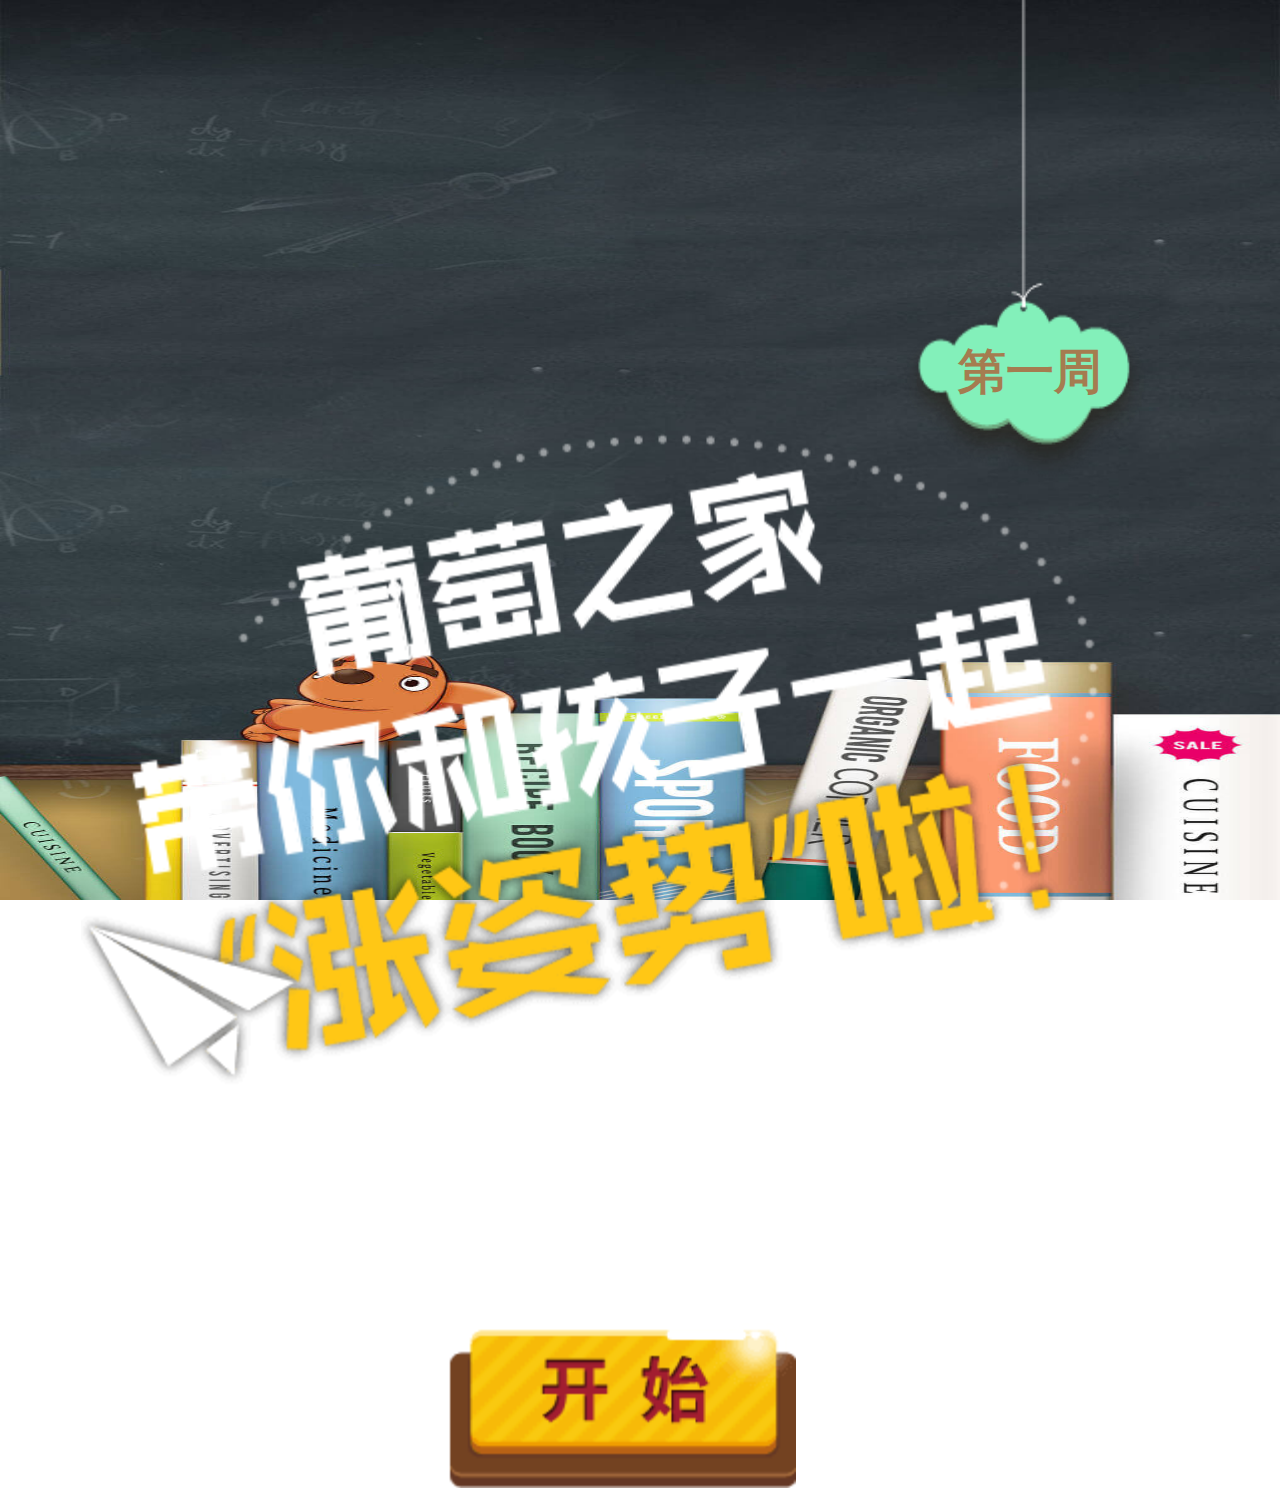
<file: happyfri/index.html>
<!DOCTYPE html>
<html>
  <head>
    <meta charset="utf-8">
    <meta name="viewport" content="width=device-width, initial-scale=1.0, maximum-scale=1.0, minimum-scale=1.0, user-scalable=no, minimal-ui">
    <meta name="screen-orientation" content="portrait"/>
    <meta name="apple-mobile-web-app-capable" content="yes">
    <meta name="format-detection" content="telephone=no">
    <meta name="full-screen" content="yes">
    <meta name="x5-fullscreen" content="true">
    <title>vue2-happyfri</title>
  <link href="/happyfri/static/css/app.css" rel="stylesheet"></head>
  <body>
    <div id="app">
    	<router-view></router-view>
    </div>
  <script type="text/javascript" src="/happyfri/static/js/manifest.js"></script><script type="text/javascript" src="/happyfri/static/js/vendor.js"></script><script type="text/javascript" src="/happyfri/static/js/app.js"></script></body>
</html>
</file>
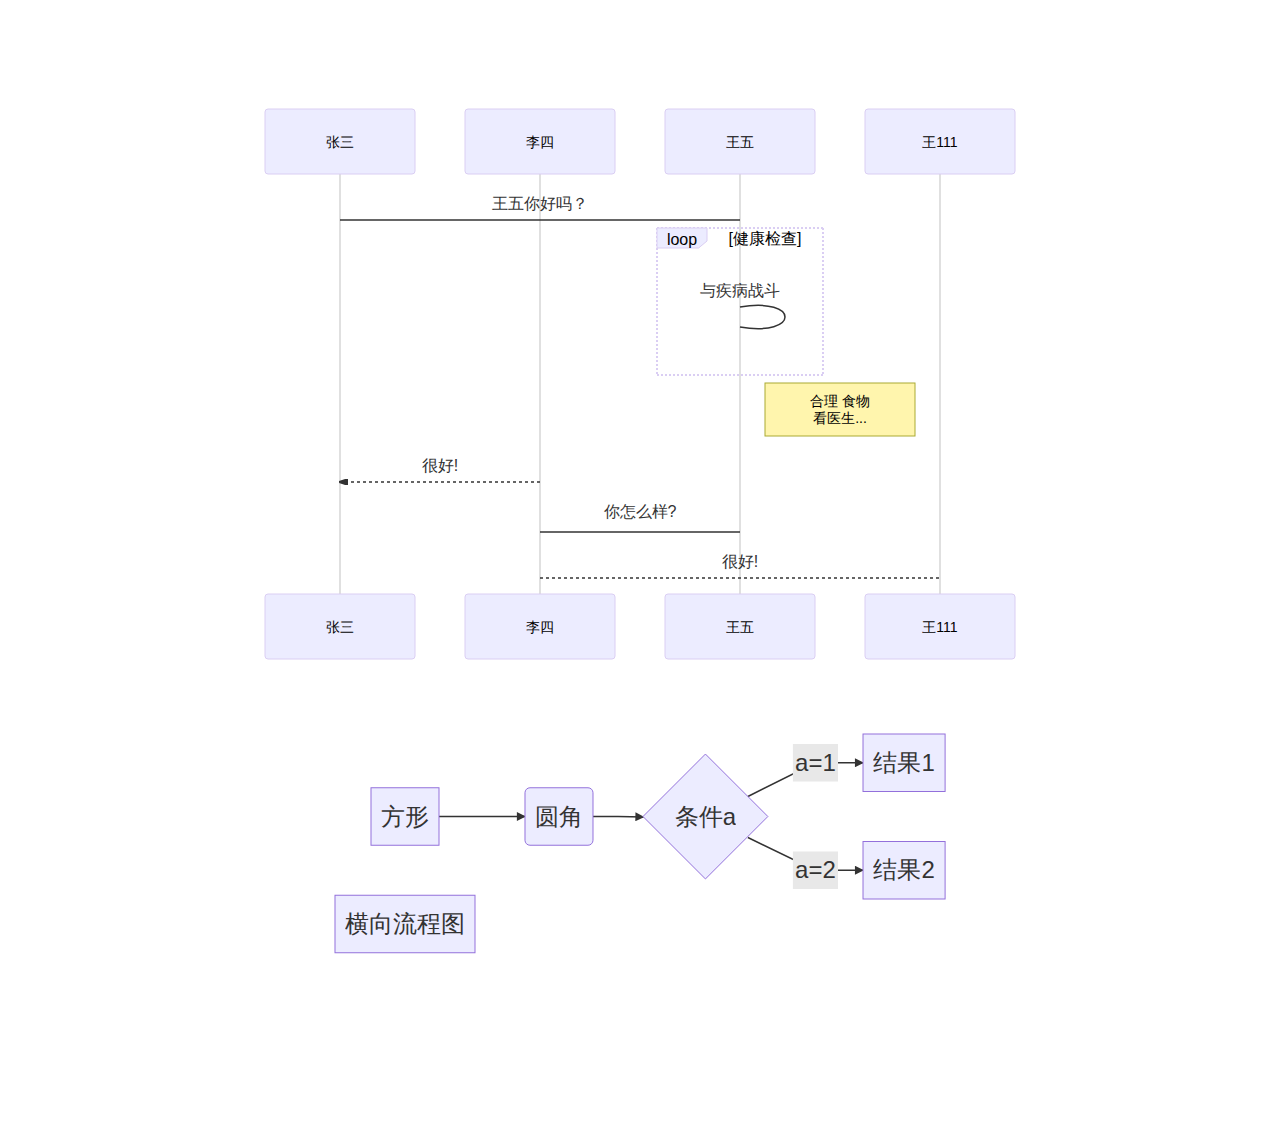
<file: docs/01/mermain.html>
<!doctype html>
<html>
<head>
<meta charset='UTF-8'><meta name='viewport' content='width=device-width initial-scale=1'>

<link href='https://fonts.loli.net/css?family=Open+Sans:400italic,700italic,700,400&subset=latin,latin-ext' rel='stylesheet' type='text/css' /><style type='text/css'>html {overflow-x: initial !important;}:root { --mermaid-theme: default; --mermaid-sequence-numbers: off; --mermaid-flowchart-curve: linear; --mermaid--gantt-left-padding: 75; --sequence-theme: simple; }


:root { --bg-color:#ffffff; --text-color:#333333; --select-text-bg-color:#B5D6FC; --select-text-font-color:auto; --monospace:"Lucida Console",Consolas,"Courier",monospace; --title-bar-height:20px; }
.mac-os-11 { --title-bar-height:28px; }
html { font-size: 14px; background-color: var(--bg-color); color: var(--text-color); font-family: "Helvetica Neue", Helvetica, Arial, sans-serif; -webkit-font-smoothing: antialiased; }
body { margin: 0px; padding: 0px; height: auto; bottom: 0px; top: 0px; left: 0px; right: 0px; font-size: 1rem; line-height: 1.42857; overflow-x: hidden; background: inherit; tab-size: 4; }
iframe { margin: auto; }
a.url { word-break: break-all; }
a:active, a:hover { outline: 0px; }
.in-text-selection, ::selection { text-shadow: none; background: var(--select-text-bg-color); color: var(--select-text-font-color); }
#write { margin: 0px auto; height: auto; width: inherit; word-break: normal; overflow-wrap: break-word; position: relative; white-space: normal; overflow-x: visible; padding-top: 36px; }
#write.first-line-indent p { text-indent: 2em; }
#write.first-line-indent li p, #write.first-line-indent p * { text-indent: 0px; }
#write.first-line-indent li { margin-left: 2em; }
.for-image #write { padding-left: 8px; padding-right: 8px; }
body.typora-export { padding-left: 30px; padding-right: 30px; }
.typora-export .footnote-line, .typora-export li, .typora-export p { white-space: pre-wrap; }
.typora-export .task-list-item input { pointer-events: none; }
@media screen and (max-width: 500px) {
  body.typora-export { padding-left: 0px; padding-right: 0px; }
  #write { padding-left: 20px; padding-right: 20px; }
  .CodeMirror-sizer { margin-left: 0px !important; }
  .CodeMirror-gutters { display: none !important; }
}
#write li > figure:last-child { margin-bottom: 0.5rem; }
#write ol, #write ul { position: relative; }
img { max-width: 100%; vertical-align: middle; image-orientation: from-image; }
button, input, select, textarea { color: inherit; font: inherit; }
input[type="checkbox"], input[type="radio"] { line-height: normal; padding: 0px; }
*, ::after, ::before { box-sizing: border-box; }
#write h1, #write h2, #write h3, #write h4, #write h5, #write h6, #write p, #write pre { width: inherit; }
#write h1, #write h2, #write h3, #write h4, #write h5, #write h6, #write p { position: relative; }
p { line-height: inherit; }
h1, h2, h3, h4, h5, h6 { break-after: avoid-page; break-inside: avoid; orphans: 4; }
p { orphans: 4; }
h1 { font-size: 2rem; }
h2 { font-size: 1.8rem; }
h3 { font-size: 1.6rem; }
h4 { font-size: 1.4rem; }
h5 { font-size: 1.2rem; }
h6 { font-size: 1rem; }
.md-math-block, .md-rawblock, h1, h2, h3, h4, h5, h6, p { margin-top: 1rem; margin-bottom: 1rem; }
.hidden { display: none; }
.md-blockmeta { color: rgb(204, 204, 204); font-weight: 700; font-style: italic; }
a { cursor: pointer; }
sup.md-footnote { padding: 2px 4px; background-color: rgba(238, 238, 238, 0.7); color: rgb(85, 85, 85); border-radius: 4px; cursor: pointer; }
sup.md-footnote a, sup.md-footnote a:hover { color: inherit; text-transform: inherit; text-decoration: inherit; }
#write input[type="checkbox"] { cursor: pointer; width: inherit; height: inherit; }
figure { overflow-x: auto; margin: 1.2em 0px; max-width: calc(100% + 16px); padding: 0px; }
figure > table { margin: 0px; }
tr { break-inside: avoid; break-after: auto; }
thead { display: table-header-group; }
table { border-collapse: collapse; border-spacing: 0px; width: 100%; overflow: auto; break-inside: auto; text-align: left; }
table.md-table td { min-width: 32px; }
.CodeMirror-gutters { border-right: 0px; background-color: inherit; }
.CodeMirror-linenumber { user-select: none; }
.CodeMirror { text-align: left; }
.CodeMirror-placeholder { opacity: 0.3; }
.CodeMirror pre { padding: 0px 4px; }
.CodeMirror-lines { padding: 0px; }
div.hr:focus { cursor: none; }
#write pre { white-space: pre-wrap; }
#write.fences-no-line-wrapping pre { white-space: pre; }
#write pre.ty-contain-cm { white-space: normal; }
.CodeMirror-gutters { margin-right: 4px; }
.md-fences { font-size: 0.9rem; display: block; break-inside: avoid; text-align: left; overflow: visible; white-space: pre; background: inherit; position: relative !important; }
.md-fences-adv-panel { width: 100%; margin-top: 10px; text-align: center; padding-top: 0px; padding-bottom: 8px; overflow-x: auto; }
#write .md-fences.mock-cm { white-space: pre-wrap; }
.md-fences.md-fences-with-lineno { padding-left: 0px; }
#write.fences-no-line-wrapping .md-fences.mock-cm { white-space: pre; overflow-x: auto; }
.md-fences.mock-cm.md-fences-with-lineno { padding-left: 8px; }
.CodeMirror-line, twitterwidget { break-inside: avoid; }
.footnotes { opacity: 0.8; font-size: 0.9rem; margin-top: 1em; margin-bottom: 1em; }
.footnotes + .footnotes { margin-top: 0px; }
.md-reset { margin: 0px; padding: 0px; border: 0px; outline: 0px; vertical-align: top; background: 0px 0px; text-decoration: none; text-shadow: none; float: none; position: static; width: auto; height: auto; white-space: nowrap; cursor: inherit; -webkit-tap-highlight-color: transparent; line-height: normal; font-weight: 400; text-align: left; box-sizing: content-box; direction: ltr; }
li div { padding-top: 0px; }
blockquote { margin: 1rem 0px; }
li .mathjax-block, li p { margin: 0.5rem 0px; }
li blockquote { margin: 1rem 0px; }
li { margin: 0px; position: relative; }
blockquote > :last-child { margin-bottom: 0px; }
blockquote > :first-child, li > :first-child { margin-top: 0px; }
.footnotes-area { color: rgb(136, 136, 136); margin-top: 0.714rem; padding-bottom: 0.143rem; white-space: normal; }
#write .footnote-line { white-space: pre-wrap; }
@media print {
  body, html { border: 1px solid transparent; height: 99%; break-after: avoid; break-before: avoid; font-variant-ligatures: no-common-ligatures; }
  #write { margin-top: 0px; padding-top: 0px; border-color: transparent !important; }
  .typora-export * { -webkit-print-color-adjust: exact; }
  .typora-export #write { break-after: avoid; }
  .typora-export #write::after { height: 0px; }
  .is-mac table { break-inside: avoid; }
  .typora-export-show-outline .typora-export-sidebar { display: none; }
}
.footnote-line { margin-top: 0.714em; font-size: 0.7em; }
a img, img a { cursor: pointer; }
pre.md-meta-block { font-size: 0.8rem; min-height: 0.8rem; white-space: pre-wrap; background: rgb(204, 204, 204); display: block; overflow-x: hidden; }
p > .md-image:only-child:not(.md-img-error) img, p > img:only-child { display: block; margin: auto; }
#write.first-line-indent p > .md-image:only-child:not(.md-img-error) img { left: -2em; position: relative; }
p > .md-image:only-child { display: inline-block; width: 100%; }
#write .MathJax_Display { margin: 0.8em 0px 0px; }
.md-math-block { width: 100%; }
.md-math-block:not(:empty)::after { display: none; }
.MathJax_ref { fill: currentcolor; }
[contenteditable="true"]:active, [contenteditable="true"]:focus, [contenteditable="false"]:active, [contenteditable="false"]:focus { outline: 0px; box-shadow: none; }
.md-task-list-item { position: relative; list-style-type: none; }
.task-list-item.md-task-list-item { padding-left: 0px; }
.md-task-list-item > input { position: absolute; top: 0px; left: 0px; margin-left: -1.2em; margin-top: calc(1em - 10px); border: none; }
.math { font-size: 1rem; }
.md-toc { min-height: 3.58rem; position: relative; font-size: 0.9rem; border-radius: 10px; }
.md-toc-content { position: relative; margin-left: 0px; }
.md-toc-content::after, .md-toc::after { display: none; }
.md-toc-item { display: block; color: rgb(65, 131, 196); }
.md-toc-item a { text-decoration: none; }
.md-toc-inner:hover { text-decoration: underline; }
.md-toc-inner { display: inline-block; cursor: pointer; }
.md-toc-h1 .md-toc-inner { margin-left: 0px; font-weight: 700; }
.md-toc-h2 .md-toc-inner { margin-left: 2em; }
.md-toc-h3 .md-toc-inner { margin-left: 4em; }
.md-toc-h4 .md-toc-inner { margin-left: 6em; }
.md-toc-h5 .md-toc-inner { margin-left: 8em; }
.md-toc-h6 .md-toc-inner { margin-left: 10em; }
@media screen and (max-width: 48em) {
  .md-toc-h3 .md-toc-inner { margin-left: 3.5em; }
  .md-toc-h4 .md-toc-inner { margin-left: 5em; }
  .md-toc-h5 .md-toc-inner { margin-left: 6.5em; }
  .md-toc-h6 .md-toc-inner { margin-left: 8em; }
}
a.md-toc-inner { font-size: inherit; font-style: inherit; font-weight: inherit; line-height: inherit; }
.footnote-line a:not(.reversefootnote) { color: inherit; }
.md-attr { display: none; }
.md-fn-count::after { content: "."; }
code, pre, samp, tt { font-family: var(--monospace); }
kbd { margin: 0px 0.1em; padding: 0.1em 0.6em; font-size: 0.8em; color: rgb(36, 39, 41); background: rgb(255, 255, 255); border: 1px solid rgb(173, 179, 185); border-radius: 3px; box-shadow: rgba(12, 13, 14, 0.2) 0px 1px 0px, rgb(255, 255, 255) 0px 0px 0px 2px inset; white-space: nowrap; vertical-align: middle; }
.md-comment { color: rgb(162, 127, 3); opacity: 0.8; font-family: var(--monospace); }
code { text-align: left; vertical-align: initial; }
a.md-print-anchor { white-space: pre !important; border-width: initial !important; border-style: none !important; border-color: initial !important; display: inline-block !important; position: absolute !important; width: 1px !important; right: 0px !important; outline: 0px !important; background: 0px 0px !important; text-decoration: initial !important; text-shadow: initial !important; }
.md-inline-math .MathJax_SVG .noError { display: none !important; }
.html-for-mac .inline-math-svg .MathJax_SVG { vertical-align: 0.2px; }
.md-fences-math .MathJax_SVG_Display, .md-math-block .MathJax_SVG_Display { text-align: center; margin: 0px; position: relative; text-indent: 0px; max-width: none; max-height: none; min-height: 0px; min-width: 100%; width: auto; overflow-y: visible; display: block !important; }
.MathJax_SVG_Display, .md-inline-math .MathJax_SVG_Display { width: auto; margin: inherit; display: inline-block !important; }
.MathJax_SVG .MJX-monospace { font-family: var(--monospace); }
.MathJax_SVG .MJX-sans-serif { font-family: sans-serif; }
.MathJax_SVG { display: inline; font-style: normal; font-weight: 400; line-height: normal; text-indent: 0px; text-align: left; text-transform: none; letter-spacing: normal; word-spacing: normal; overflow-wrap: normal; white-space: nowrap; float: none; direction: ltr; max-width: none; max-height: none; min-width: 0px; min-height: 0px; border: 0px; padding: 0px; margin: 0px; zoom: 90%; }
#math-inline-preview-content { zoom: 1.1; }
.MathJax_SVG * { transition: none 0s ease 0s; }
.MathJax_SVG_Display svg { vertical-align: middle !important; margin-bottom: 0px !important; margin-top: 0px !important; }
.os-windows.monocolor-emoji .md-emoji { font-family: "Segoe UI Symbol", sans-serif; }
.md-diagram-panel > svg { max-width: 100%; }
[lang="flow"] svg, [lang="mermaid"] svg { max-width: 100%; height: auto; }
[lang="mermaid"] .node text { font-size: 1rem; }
table tr th { border-bottom: 0px; }
video { max-width: 100%; display: block; margin: 0px auto; }
iframe { max-width: 100%; width: 100%; border: none; }
.highlight td, .highlight tr { border: 0px; }
mark { background: rgb(255, 255, 0); color: rgb(0, 0, 0); }
.md-html-inline .md-plain, .md-html-inline strong, mark .md-inline-math, mark strong { color: inherit; }
.md-expand mark .md-meta { opacity: 0.3 !important; }
mark .md-meta { color: rgb(0, 0, 0); }
@media print {
  .typora-export h1, .typora-export h2, .typora-export h3, .typora-export h4, .typora-export h5, .typora-export h6 { break-inside: avoid; }
}
.md-diagram-panel .messageText { stroke: none !important; }
.md-diagram-panel .start-state { fill: var(--node-fill); }
.md-diagram-panel .edgeLabel rect { opacity: 1 !important; }
.md-require-zoom-fix foreignobject { font-size: var(--mermaid-font-zoom); }
.md-fences.md-fences-math { font-size: 1em; }
.md-fences-math .MathJax_SVG_Display { margin-top: 8px; cursor: default; }
.md-fences-advanced:not(.md-focus) { padding: 0px; white-space: nowrap; border: 0px; }
.md-fences-advanced:not(.md-focus) { background: inherit; }
.typora-export-show-outline .typora-export-content { max-width: 1440px; margin: auto; display: flex; flex-direction: row; }
.typora-export-sidebar { width: 300px; font-size: 0.8rem; margin-top: 80px; margin-right: 18px; }
.typora-export-show-outline #write { --webkit-flex:2; flex: 2 1 0%; }
.typora-export-sidebar .outline-content { position: fixed; top: 0px; max-height: 100%; overflow: hidden auto; padding-bottom: 30px; padding-top: 60px; width: 300px; }
@media screen and (max-width: 1024px) {
  .typora-export-sidebar, .typora-export-sidebar .outline-content { width: 240px; }
}
@media screen and (max-width: 800px) {
  .typora-export-sidebar { display: none; }
}
.outline-content li, .outline-content ul { margin-left: 0px; margin-right: 0px; padding-left: 0px; padding-right: 0px; list-style: none; }
.outline-content ul { margin-top: 0px; margin-bottom: 0px; }
.outline-content strong { font-weight: 400; }
.outline-expander { width: 1rem; height: 1.42857rem; position: relative; display: table-cell; vertical-align: middle; cursor: pointer; padding-left: 4px; }
.outline-expander::before { content: ""; position: relative; font-family: Ionicons; display: inline-block; font-size: 8px; vertical-align: middle; }
.outline-item { padding-top: 3px; padding-bottom: 3px; cursor: pointer; }
.outline-expander:hover::before { content: ""; }
.outline-h1 > .outline-item { padding-left: 0px; }
.outline-h2 > .outline-item { padding-left: 1em; }
.outline-h3 > .outline-item { padding-left: 2em; }
.outline-h4 > .outline-item { padding-left: 3em; }
.outline-h5 > .outline-item { padding-left: 4em; }
.outline-h6 > .outline-item { padding-left: 5em; }
.outline-label { cursor: pointer; display: table-cell; vertical-align: middle; text-decoration: none; color: inherit; }
.outline-label:hover { text-decoration: underline; }
.outline-item:hover { border-color: rgb(245, 245, 245); background-color: var(--item-hover-bg-color); }
.outline-item:hover { margin-left: -28px; margin-right: -28px; border-left: 28px solid transparent; border-right: 28px solid transparent; }
.outline-item-single .outline-expander::before, .outline-item-single .outline-expander:hover::before { display: none; }
.outline-item-open > .outline-item > .outline-expander::before { content: ""; }
.outline-children { display: none; }
.info-panel-tab-wrapper { display: none; }
.outline-item-open > .outline-children { display: block; }
.typora-export .outline-item { padding-top: 1px; padding-bottom: 1px; }
.typora-export .outline-item:hover { margin-right: -8px; border-right: 8px solid transparent; }
.typora-export .outline-expander::before { content: "+"; font-family: inherit; top: -1px; }
.typora-export .outline-expander:hover::before, .typora-export .outline-item-open > .outline-item > .outline-expander::before { content: "−"; }
.typora-export-collapse-outline .outline-children { display: none; }
.typora-export-collapse-outline .outline-item-open > .outline-children, .typora-export-no-collapse-outline .outline-children { display: block; }
.typora-export-no-collapse-outline .outline-expander::before { content: "" !important; }
.typora-export-show-outline .outline-item-active > .outline-item .outline-label { font-weight: 700; }


.CodeMirror { height: auto; }
.CodeMirror.cm-s-inner { background: inherit; }
.CodeMirror-scroll { overflow: auto hidden; z-index: 3; }
.CodeMirror-gutter-filler, .CodeMirror-scrollbar-filler { background-color: rgb(255, 255, 255); }
.CodeMirror-gutters { border-right: 1px solid rgb(221, 221, 221); background: inherit; white-space: nowrap; }
.CodeMirror-linenumber { padding: 0px 3px 0px 5px; text-align: right; color: rgb(153, 153, 153); }
.cm-s-inner .cm-keyword { color: rgb(119, 0, 136); }
.cm-s-inner .cm-atom, .cm-s-inner.cm-atom { color: rgb(34, 17, 153); }
.cm-s-inner .cm-number { color: rgb(17, 102, 68); }
.cm-s-inner .cm-def { color: rgb(0, 0, 255); }
.cm-s-inner .cm-variable { color: rgb(0, 0, 0); }
.cm-s-inner .cm-variable-2 { color: rgb(0, 85, 170); }
.cm-s-inner .cm-variable-3 { color: rgb(0, 136, 85); }
.cm-s-inner .cm-string { color: rgb(170, 17, 17); }
.cm-s-inner .cm-property { color: rgb(0, 0, 0); }
.cm-s-inner .cm-operator { color: rgb(152, 26, 26); }
.cm-s-inner .cm-comment, .cm-s-inner.cm-comment { color: rgb(170, 85, 0); }
.cm-s-inner .cm-string-2 { color: rgb(255, 85, 0); }
.cm-s-inner .cm-meta { color: rgb(85, 85, 85); }
.cm-s-inner .cm-qualifier { color: rgb(85, 85, 85); }
.cm-s-inner .cm-builtin { color: rgb(51, 0, 170); }
.cm-s-inner .cm-bracket { color: rgb(153, 153, 119); }
.cm-s-inner .cm-tag { color: rgb(17, 119, 0); }
.cm-s-inner .cm-attribute { color: rgb(0, 0, 204); }
.cm-s-inner .cm-header, .cm-s-inner.cm-header { color: rgb(0, 0, 255); }
.cm-s-inner .cm-quote, .cm-s-inner.cm-quote { color: rgb(0, 153, 0); }
.cm-s-inner .cm-hr, .cm-s-inner.cm-hr { color: rgb(153, 153, 153); }
.cm-s-inner .cm-link, .cm-s-inner.cm-link { color: rgb(0, 0, 204); }
.cm-negative { color: rgb(221, 68, 68); }
.cm-positive { color: rgb(34, 153, 34); }
.cm-header, .cm-strong { font-weight: 700; }
.cm-del { text-decoration: line-through; }
.cm-em { font-style: italic; }
.cm-link { text-decoration: underline; }
.cm-error { color: red; }
.cm-invalidchar { color: red; }
.cm-constant { color: rgb(38, 139, 210); }
.cm-defined { color: rgb(181, 137, 0); }
div.CodeMirror span.CodeMirror-matchingbracket { color: rgb(0, 255, 0); }
div.CodeMirror span.CodeMirror-nonmatchingbracket { color: rgb(255, 34, 34); }
.cm-s-inner .CodeMirror-activeline-background { background: inherit; }
.CodeMirror { position: relative; overflow: hidden; }
.CodeMirror-scroll { height: 100%; outline: 0px; position: relative; box-sizing: content-box; background: inherit; }
.CodeMirror-sizer { position: relative; }
.CodeMirror-gutter-filler, .CodeMirror-hscrollbar, .CodeMirror-scrollbar-filler, .CodeMirror-vscrollbar { position: absolute; z-index: 6; display: none; }
.CodeMirror-vscrollbar { right: 0px; top: 0px; overflow: hidden; }
.CodeMirror-hscrollbar { bottom: 0px; left: 0px; overflow: hidden; }
.CodeMirror-scrollbar-filler { right: 0px; bottom: 0px; }
.CodeMirror-gutter-filler { left: 0px; bottom: 0px; }
.CodeMirror-gutters { position: absolute; left: 0px; top: 0px; padding-bottom: 30px; z-index: 3; }
.CodeMirror-gutter { white-space: normal; height: 100%; box-sizing: content-box; padding-bottom: 30px; margin-bottom: -32px; display: inline-block; }
.CodeMirror-gutter-wrapper { position: absolute; z-index: 4; background: 0px 0px !important; border: none !important; }
.CodeMirror-gutter-background { position: absolute; top: 0px; bottom: 0px; z-index: 4; }
.CodeMirror-gutter-elt { position: absolute; cursor: default; z-index: 4; }
.CodeMirror-lines { cursor: text; }
.CodeMirror pre { border-radius: 0px; border-width: 0px; background: 0px 0px; font-family: inherit; font-size: inherit; margin: 0px; white-space: pre; overflow-wrap: normal; color: inherit; z-index: 2; position: relative; overflow: visible; }
.CodeMirror-wrap pre { overflow-wrap: break-word; white-space: pre-wrap; word-break: normal; }
.CodeMirror-code pre { border-right: 30px solid transparent; width: fit-content; }
.CodeMirror-wrap .CodeMirror-code pre { border-right: none; width: auto; }
.CodeMirror-linebackground { position: absolute; left: 0px; right: 0px; top: 0px; bottom: 0px; z-index: 0; }
.CodeMirror-linewidget { position: relative; z-index: 2; overflow: auto; }
.CodeMirror-wrap .CodeMirror-scroll { overflow-x: hidden; }
.CodeMirror-measure { position: absolute; width: 100%; height: 0px; overflow: hidden; visibility: hidden; }
.CodeMirror-measure pre { position: static; }
.CodeMirror div.CodeMirror-cursor { position: absolute; visibility: hidden; border-right: none; width: 0px; }
.CodeMirror div.CodeMirror-cursor { visibility: hidden; }
.CodeMirror-focused div.CodeMirror-cursor { visibility: inherit; }
.cm-searching { background: rgba(255, 255, 0, 0.4); }
span.cm-underlined { text-decoration: underline; }
span.cm-strikethrough { text-decoration: line-through; }
.cm-tw-syntaxerror { color: rgb(255, 255, 255); background-color: rgb(153, 0, 0); }
.cm-tw-deleted { text-decoration: line-through; }
.cm-tw-header5 { font-weight: 700; }
.cm-tw-listitem:first-child { padding-left: 10px; }
.cm-tw-box { border-style: solid; border-right-width: 1px; border-bottom-width: 1px; border-left-width: 1px; border-color: inherit; border-top-width: 0px !important; }
.cm-tw-underline { text-decoration: underline; }
@media print {
  .CodeMirror div.CodeMirror-cursor { visibility: hidden; }
}


:root {
    --side-bar-bg-color: #fafafa;
    --control-text-color: #777;
}

@include-when-export url(https://fonts.loli.net/css?family=Open+Sans:400italic,700italic,700,400&subset=latin,latin-ext);

/* open-sans-regular - latin-ext_latin */
  /* open-sans-italic - latin-ext_latin */
    /* open-sans-700 - latin-ext_latin */
    /* open-sans-700italic - latin-ext_latin */
  html {
    font-size: 16px;
}

body {
    font-family: "Open Sans","Clear Sans", "Helvetica Neue", Helvetica, Arial, sans-serif;
    color: rgb(51, 51, 51);
    line-height: 1.6;
}

#write {
    max-width: 860px;
  	margin: 0 auto;
  	padding: 30px;
    padding-bottom: 100px;
}

@media only screen and (min-width: 1400px) {
	#write {
		max-width: 1024px;
	}
}

@media only screen and (min-width: 1800px) {
	#write {
		max-width: 1200px;
	}
}

#write > ul:first-child,
#write > ol:first-child{
    margin-top: 30px;
}

a {
    color: #4183C4;
}
h1,
h2,
h3,
h4,
h5,
h6 {
    position: relative;
    margin-top: 1rem;
    margin-bottom: 1rem;
    font-weight: bold;
    line-height: 1.4;
    cursor: text;
}
h1:hover a.anchor,
h2:hover a.anchor,
h3:hover a.anchor,
h4:hover a.anchor,
h5:hover a.anchor,
h6:hover a.anchor {
    text-decoration: none;
}
h1 tt,
h1 code {
    font-size: inherit;
}
h2 tt,
h2 code {
    font-size: inherit;
}
h3 tt,
h3 code {
    font-size: inherit;
}
h4 tt,
h4 code {
    font-size: inherit;
}
h5 tt,
h5 code {
    font-size: inherit;
}
h6 tt,
h6 code {
    font-size: inherit;
}
h1 {
    font-size: 2.25em;
    line-height: 1.2;
    border-bottom: 1px solid #eee;
}
h2 {
    font-size: 1.75em;
    line-height: 1.225;
    border-bottom: 1px solid #eee;
}

/*@media print {
    .typora-export h1,
    .typora-export h2 {
        border-bottom: none;
        padding-bottom: initial;
    }

    .typora-export h1::after,
    .typora-export h2::after {
        content: "";
        display: block;
        height: 100px;
        margin-top: -96px;
        border-top: 1px solid #eee;
    }
}*/

h3 {
    font-size: 1.5em;
    line-height: 1.43;
}
h4 {
    font-size: 1.25em;
}
h5 {
    font-size: 1em;
}
h6 {
   font-size: 1em;
    color: #777;
}
p,
blockquote,
ul,
ol,
dl,
table{
    margin: 0.8em 0;
}
li>ol,
li>ul {
    margin: 0 0;
}
hr {
    height: 2px;
    padding: 0;
    margin: 16px 0;
    background-color: #e7e7e7;
    border: 0 none;
    overflow: hidden;
    box-sizing: content-box;
}

li p.first {
    display: inline-block;
}
ul,
ol {
    padding-left: 30px;
}
ul:first-child,
ol:first-child {
    margin-top: 0;
}
ul:last-child,
ol:last-child {
    margin-bottom: 0;
}
blockquote {
    border-left: 4px solid #5EB12E;
    padding: 0 15px;
    color: #777777;
}
blockquote blockquote {
    padding-right: 0;
}
table {
    padding: 0;
    word-break: initial;
}
table tr {
    border: 1px solid #dfe2e5;
    margin: 0;
    padding: 0;
}
table tr:nth-child(2n),
thead {
    background-color: #f8f8f8;
}
table th {
    font-weight: bold;
    border: 1px solid #dfe2e5;
    border-bottom: 0;
    margin: 0;
    padding: 6px 13px;
}
table td {
    border: 1px solid #dfe2e5;
    margin: 0;
    padding: 6px 13px;
}
table th:first-child,
table td:first-child {
    margin-top: 0;
}
table th:last-child,
table td:last-child {
    margin-bottom: 0;
}

.CodeMirror-lines {
    padding-left: 4px;
}

.code-tooltip {
    box-shadow: 0 1px 1px 0 rgba(0,28,36,.3);
    border-top: 1px solid #eef2f2;
}

.md-fences,
code,
tt {
    border: 1px solid #e7eaed;
    background-color: #f8f8f8;
    border-radius: 3px;
    padding: 0;
    padding: 2px 4px 0px 4px;
    font-size: 0.9em;
}

code {
    background-color: #f3f4f4;
    padding: 0 2px 0 2px;
}

.md-fences {
    margin-bottom: 15px;
    margin-top: 15px;
    padding-top: 8px;
    padding-bottom: 6px;
}


.md-task-list-item > input {
  margin-left: -1.3em;
}

@media print {
    html {
        font-size: 13px;
    }
    table,
    pre {
        page-break-inside: avoid;
    }
    pre {
        word-wrap: break-word;
    }
}

.md-fences {
	background-color: #f8f8f8;
}
#write pre.md-meta-block {
	padding: 1rem;
    font-size: 85%;
    line-height: 1.45;
    background-color: #f7f7f7;
    border: 0;
    border-radius: 3px;
    color: #777777;
    margin-top: 0 !important;
}

.mathjax-block>.code-tooltip {
	bottom: .375rem;
}

.md-mathjax-midline {
    background: #fafafa;
}

#write>h3.md-focus:before{
	left: -1.5625rem;
	top: .375rem;
}
#write>h4.md-focus:before{
	left: -1.5625rem;
	top: .285714286rem;
}
#write>h5.md-focus:before{
	left: -1.5625rem;
	top: .285714286rem;
}
#write>h6.md-focus:before{
	left: -1.5625rem;
	top: .285714286rem;
}
.md-image>.md-meta {
    /*border: 1px solid #ddd;*/
    border-radius: 3px;
    padding: 2px 0px 0px 4px;
    font-size: 0.9em;
    color: inherit;
}

.md-tag {
    color: #a7a7a7;
    opacity: 1;
}

.md-toc { 
    margin-top:20px;
    padding-bottom:20px;
}

.sidebar-tabs {
    border-bottom: none;
}

#typora-quick-open {
    border: 1px solid #ddd;
    background-color: #f8f8f8;
}

#typora-quick-open-item {
    background-color: #FAFAFA;
    border-color: #FEFEFE #e5e5e5 #e5e5e5 #eee;
    border-style: solid;
    border-width: 1px;
}

/** focus mode */
.on-focus-mode blockquote {
    border-left-color: rgba(85, 85, 85, 0.12);
}

header, .context-menu, .megamenu-content, footer{
    font-family: "Segoe UI", "Arial", sans-serif;
}

.file-node-content:hover .file-node-icon,
.file-node-content:hover .file-node-open-state{
    visibility: visible;
}

.mac-seamless-mode #typora-sidebar {
    background-color: #fafafa;
    background-color: var(--side-bar-bg-color);
}

.md-lang {
    color: #b4654d;
}

/*.html-for-mac {
    --item-hover-bg-color: #E6F0FE;
}*/

#md-notification .btn {
    border: 0;
}

.dropdown-menu .divider {
    border-color: #e5e5e5;
    opacity: 0.4;
}

.ty-preferences .window-content {
    background-color: #fafafa;
}

.ty-preferences .nav-group-item.active {
    color: white;
    background: #999;
}

.menu-item-container a.menu-style-btn {
    background-color: #f5f8fa;
    background-image: linear-gradient( 180deg , hsla(0, 0%, 100%, 0.8), hsla(0, 0%, 100%, 0)); 
}


 :root {--mermaid-font-zoom:1.5em ;} 
</style><title>测试</title>
</head>
<body class='typora-export os-windows'><div class='typora-export-content'>
<div id='write'  class=''><p>&nbsp;</p><div class="md-diagram-panel md-fences-adv-panel"><svg id="mermaidChart5" width="766" xmlns="http://www.w3.org/2000/svg" height="559" viewBox="-8 -8 766 559" class="md-require-zoom-fix" style="height: 599px;"><style>#mermaidChart5{font-family:sans-serif;font-size:16px;fill:#333;}#mermaidChart5 .error-icon{fill:#552222;}#mermaidChart5 .error-text{fill:#552222;stroke:#552222;}#mermaidChart5 .edge-thickness-normal{stroke-width:2px;}#mermaidChart5 .edge-thickness-thick{stroke-width:3.5px;}#mermaidChart5 .edge-pattern-solid{stroke-dasharray:0;}#mermaidChart5 .edge-pattern-dashed{stroke-dasharray:3;}#mermaidChart5 .edge-pattern-dotted{stroke-dasharray:2;}#mermaidChart5 .marker{fill:#333333;}#mermaidChart5 .marker.cross{stroke:#333333;}#mermaidChart5 svg{font-family:sans-serif;font-size:16px;}#mermaidChart5 .actor{stroke:hsl(259.6261682243,59.7765363128%,87.9019607843%);fill:#ECECFF;}#mermaidChart5 text.actor &gt; tspan{fill:black;stroke:none;}#mermaidChart5 .actor-line{stroke:grey;}#mermaidChart5 .messageLine0{stroke-width:1.5;stroke-dasharray:none;stroke:#333;}#mermaidChart5 .messageLine1{stroke-width:1.5;stroke-dasharray:2,2;stroke:#333;}#mermaidChart5 #arrowhead path{fill:#333;stroke:#333;}#mermaidChart5 .sequenceNumber{fill:white;}#mermaidChart5 #sequencenumber{fill:#333;}#mermaidChart5 #crosshead path{fill:#333;stroke:#333;}#mermaidChart5 .messageText{fill:#333;stroke:#333;}#mermaidChart5 .labelBox{stroke:hsl(259.6261682243,59.7765363128%,87.9019607843%);fill:#ECECFF;}#mermaidChart5 .labelText,#mermaidChart5 .labelText &gt; tspan{fill:black;stroke:none;}#mermaidChart5 .loopText,#mermaidChart5 .loopText &gt; tspan{fill:black;stroke:none;}#mermaidChart5 .loopLine{stroke-width:2px;stroke-dasharray:2,2;stroke:hsl(259.6261682243,59.7765363128%,87.9019607843%);fill:hsl(259.6261682243,59.7765363128%,87.9019607843%);}#mermaidChart5 .note{stroke:#aaaa33;fill:#fff5ad;}#mermaidChart5 .noteText,#mermaidChart5 .noteText &gt; tspan{fill:black;stroke:none;}#mermaidChart5 .activation0{fill:#f4f4f4;stroke:#666;}#mermaidChart5 .activation1{fill:#f4f4f4;stroke:#666;}#mermaidChart5 .activation2{fill:#f4f4f4;stroke:#666;}#mermaidChart5:root{--mermaid-font-family:sans-serif;}#mermaidChart5:root{--mermaid-alt-font-family:sans-serif;}#mermaidChart5 sequence{fill:apa;}</style><g></g><g><line id="actor15" x1="75" y1="5" x2="75" y2="550" class="actor-line" stroke-width="0.5px" stroke="#999"></line><rect x="0" y="0" fill="#eaeaea" stroke="#666" width="150" height="65" rx="3" ry="3" class="actor"></rect><text x="75" y="32.5" dominant-baseline="central" alignment-baseline="central" class="actor" style="text-anchor: middle; font-size: 14px; font-weight: 400; font-family: Open-Sans, sans-serif;"><tspan x="75" dy="0">张三</tspan></text></g><g><line id="actor16" x1="275" y1="5" x2="275" y2="550" class="actor-line" stroke-width="0.5px" stroke="#999"></line><rect x="200" y="0" fill="#eaeaea" stroke="#666" width="150" height="65" rx="3" ry="3" class="actor"></rect><text x="275" y="32.5" dominant-baseline="central" alignment-baseline="central" class="actor" style="text-anchor: middle; font-size: 14px; font-weight: 400; font-family: Open-Sans, sans-serif;"><tspan x="275" dy="0">李四</tspan></text></g><g><line id="actor17" x1="475" y1="5" x2="475" y2="550" class="actor-line" stroke-width="0.5px" stroke="#999"></line><rect x="400" y="0" fill="#eaeaea" stroke="#666" width="150" height="65" rx="3" ry="3" class="actor"></rect><text x="475" y="32.5" dominant-baseline="central" alignment-baseline="central" class="actor" style="text-anchor: middle; font-size: 14px; font-weight: 400; font-family: Open-Sans, sans-serif;"><tspan x="475" dy="0">王五</tspan></text></g><g><line id="actor18" x1="675" y1="5" x2="675" y2="550" class="actor-line" stroke-width="0.5px" stroke="#999"></line><rect x="600" y="0" fill="#eaeaea" stroke="#666" width="150" height="65" rx="3" ry="3" class="actor"></rect><text x="675" y="32.5" dominant-baseline="central" alignment-baseline="central" class="actor" style="text-anchor: middle; font-size: 14px; font-weight: 400; font-family: Open-Sans, sans-serif;"><tspan x="675" dy="0">王111</tspan></text></g><defs><marker id="arrowhead" refX="5" refY="2" markerWidth="6" markerHeight="4" orient="auto"><path d="M 0,0 V 4 L6,2 Z"></path></marker></defs><defs><marker id="crosshead" markerWidth="15" markerHeight="8" orient="auto" refX="16" refY="4"><path fill="black" stroke="#000000" stroke-width="1px" d="M 9,2 V 6 L16,4 Z" style="stroke-dasharray: 0, 0;"></path><path fill="none" stroke="#000000" stroke-width="1px" d="M 0,1 L 6,7 M 6,1 L 0,7" style="stroke-dasharray: 0, 0;"></path></marker></defs><defs><marker id="sequencenumber" refX="15" refY="15" markerWidth="60" markerHeight="40" orient="auto"><circle cx="15" cy="15" r="6"></circle></marker></defs><text x="275" y="80" text-anchor="middle" dominant-baseline="middle" alignment-baseline="middle" class="messageText" dy="1em" style="font-family: &quot;trebuchet ms&quot;, verdana, arial; font-size: 16px; font-weight: 400;">王五你好吗？</text><line x1="75" y1="111" x2="475" y2="111" class="messageLine0" stroke-width="2" stroke="none" style="fill: none;"></line><text x="475" y="167" text-anchor="middle" dominant-baseline="middle" alignment-baseline="middle" class="messageText" dy="1em" style="font-family: &quot;trebuchet ms&quot;, verdana, arial; font-size: 16px; font-weight: 400;">与疾病战斗</text><path d="M 475,198 C 535,188 535,228 475,218" class="messageLine0" stroke-width="2" stroke="none" style="fill: none;"></path><g><line x1="392" y1="119" x2="558" y2="119" class="loopLine"></line><line x1="558" y1="119" x2="558" y2="266" class="loopLine"></line><line x1="392" y1="266" x2="558" y2="266" class="loopLine"></line><line x1="392" y1="119" x2="392" y2="266" class="loopLine"></line><polygon points="392,119 442,119 442,132 433.6,139 392,139" class="labelBox"></polygon><text x="417" y="132" text-anchor="middle" dominant-baseline="middle" alignment-baseline="middle" class="labelText" style="font-family: &quot;trebuchet ms&quot;, verdana, arial; font-size: 16px; font-weight: 400;">loop</text><text x="500" y="135" text-anchor="middle" class="loopText" style="font-family: &quot;trebuchet ms&quot;, verdana, arial; font-size: 16px; font-weight: 400;"><tspan x="500">[健康检查]</tspan></text></g><g><rect x="500" y="274" fill="#EDF2AE" stroke="#666" width="150" height="53" rx="0" ry="0" class="note"></rect><text x="575" y="279" text-anchor="middle" dominant-baseline="middle" alignment-baseline="middle" class="noteText" dy="1em" style="font-family: &quot;trebuchet ms&quot;, verdana, arial; font-size: 14px; font-weight: 400;"><tspan x="575">合理 食物 </tspan></text><text x="575" y="296" text-anchor="middle" dominant-baseline="middle" alignment-baseline="middle" class="noteText" dy="1em" style="font-family: &quot;trebuchet ms&quot;, verdana, arial; font-size: 14px; font-weight: 400;"><tspan x="575">看医生...</tspan></text></g><text x="175" y="342" text-anchor="middle" dominant-baseline="middle" alignment-baseline="middle" class="messageText" dy="1em" style="font-family: &quot;trebuchet ms&quot;, verdana, arial; font-size: 16px; font-weight: 400;">很好!</text><line x1="275" y1="373" x2="75" y2="373" class="messageLine1" stroke-width="2" stroke="none" marker-end="url(#arrowhead)" style="stroke-dasharray: 3, 3; fill: none;"></line><text x="375" y="388" text-anchor="middle" dominant-baseline="middle" alignment-baseline="middle" class="messageText" dy="1em" style="font-family: &quot;trebuchet ms&quot;, verdana, arial; font-size: 16px; font-weight: 400;">你怎么样?</text><line x1="475" y1="423" x2="275" y2="423" class="messageLine0" stroke-width="2" stroke="none" style="fill: none;"></line><text x="475" y="438" text-anchor="middle" dominant-baseline="middle" alignment-baseline="middle" class="messageText" dy="1em" style="font-family: &quot;trebuchet ms&quot;, verdana, arial; font-size: 16px; font-weight: 400;">很好!</text><line x1="275" y1="469" x2="675" y2="469" class="messageLine1" stroke-width="2" stroke="none" style="stroke-dasharray: 3, 3; fill: none;"></line><g><rect x="0" y="485" fill="#eaeaea" stroke="#666" width="150" height="65" rx="3" ry="3" class="actor"></rect><text x="75" y="517.5" dominant-baseline="central" alignment-baseline="central" class="actor" style="text-anchor: middle; font-size: 14px; font-weight: 400; font-family: Open-Sans, sans-serif;"><tspan x="75" dy="0">张三</tspan></text></g><g><rect x="200" y="485" fill="#eaeaea" stroke="#666" width="150" height="65" rx="3" ry="3" class="actor"></rect><text x="275" y="517.5" dominant-baseline="central" alignment-baseline="central" class="actor" style="text-anchor: middle; font-size: 14px; font-weight: 400; font-family: Open-Sans, sans-serif;"><tspan x="275" dy="0">李四</tspan></text></g><g><rect x="400" y="485" fill="#eaeaea" stroke="#666" width="150" height="65" rx="3" ry="3" class="actor"></rect><text x="475" y="517.5" dominant-baseline="central" alignment-baseline="central" class="actor" style="text-anchor: middle; font-size: 14px; font-weight: 400; font-family: Open-Sans, sans-serif;"><tspan x="475" dy="0">王五</tspan></text></g><g><rect x="600" y="485" fill="#eaeaea" stroke="#666" width="150" height="65" rx="3" ry="3" class="actor"></rect><text x="675" y="517.5" dominant-baseline="central" alignment-baseline="central" class="actor" style="text-anchor: middle; font-size: 14px; font-weight: 400; font-family: Open-Sans, sans-serif;"><tspan x="675" dy="0">王111</tspan></text></g></svg></div><div class="md-diagram-panel md-fences-adv-panel"><svg id="mermaidChart4" width="100%" xmlns="http://www.w3.org/2000/svg" xmlns:xlink="http://www.w3.org/1999/xlink" height="234.75" style="max-width: 626.108px; height: 274.75px;" viewBox="0 0 626.1077880859375 234.75" class="md-require-zoom-fix"><style>#mermaidChart4{font-family:sans-serif;font-size:16px;fill:#333;}#mermaidChart4 .error-icon{fill:#552222;}#mermaidChart4 .error-text{fill:#552222;stroke:#552222;}#mermaidChart4 .edge-thickness-normal{stroke-width:2px;}#mermaidChart4 .edge-thickness-thick{stroke-width:3.5px;}#mermaidChart4 .edge-pattern-solid{stroke-dasharray:0;}#mermaidChart4 .edge-pattern-dashed{stroke-dasharray:3;}#mermaidChart4 .edge-pattern-dotted{stroke-dasharray:2;}#mermaidChart4 .marker{fill:#333333;}#mermaidChart4 .marker.cross{stroke:#333333;}#mermaidChart4 svg{font-family:sans-serif;font-size:16px;}#mermaidChart4 .label{font-family:sans-serif;color:#333;}#mermaidChart4 .label text{fill:#333;}#mermaidChart4 .node rect,#mermaidChart4 .node circle,#mermaidChart4 .node ellipse,#mermaidChart4 .node polygon,#mermaidChart4 .node path{fill:#ECECFF;stroke:#9370DB;stroke-width:1px;}#mermaidChart4 .node .label{text-align:center;}#mermaidChart4 .node.clickable{cursor:pointer;}#mermaidChart4 .arrowheadPath{fill:#333333;}#mermaidChart4 .edgePath .path{stroke:#333333;stroke-width:1.5px;}#mermaidChart4 .flowchart-link{stroke:#333333;fill:none;}#mermaidChart4 .edgeLabel{background-color:#e8e8e8;text-align:center;}#mermaidChart4 .edgeLabel rect{opacity:0.5;background-color:#e8e8e8;fill:#e8e8e8;}#mermaidChart4 .cluster rect{fill:#ffffde;stroke:#aaaa33;stroke-width:1px;}#mermaidChart4 .cluster text{fill:#333;}#mermaidChart4 div.mermaidTooltip{position:absolute;text-align:center;max-width:200px;padding:2px;font-family:sans-serif;font-size:12px;background:hsl(80,100%,96.2745098039%);border:1px solid #aaaa33;border-radius:2px;pointer-events:none;z-index:100;}#mermaidChart4:root{--mermaid-font-family:sans-serif;}#mermaidChart4:root{--mermaid-alt-font-family:sans-serif;}#mermaidChart4 flowchart{fill:apa;}</style><g><g class="output"><g class="clusters"></g><g class="edgePaths"><g class="edgePath LS-A LE-B" id="L-A-B" style="opacity: 1;"><path class="path" d="M112,90.5L173,90.5L198,90.5" marker-end="url(#arrowhead20)" style="fill:none"></path><defs><marker id="arrowhead20" viewBox="0 0 10 10" refX="9" refY="5" markerUnits="strokeWidth" markerWidth="8" markerHeight="6" orient="auto"><path d="M 0 0 L 10 5 L 0 10 z" class="arrowheadPath" style="stroke-width: 1; stroke-dasharray: 1, 0;"></path></marker></defs></g><g class="edgePath LS-B LE-C" id="L-B-C" style="opacity: 1;"><path class="path" d="M266,90.5L291,90.5L316.50000076293946,91" marker-end="url(#arrowhead21)" style="fill:none"></path><defs><marker id="arrowhead21" viewBox="0 0 10 10" refX="9" refY="5" markerUnits="strokeWidth" markerWidth="8" markerHeight="6" orient="auto"><path d="M 0 0 L 10 5 L 0 10 z" class="arrowheadPath" style="stroke-width: 1; stroke-dasharray: 1, 0;"></path></marker></defs></g><g class="edgePath LS-C LE-D" id="L-C-D" style="opacity: 1;"><path class="path" d="M420.89385963221866,70.5047978951581L488.4593734741211,36.75L536.0296859741211,36.75" marker-end="url(#arrowhead22)" style="fill:none"></path><defs><marker id="arrowhead22" viewBox="0 0 10 10" refX="9" refY="5" markerUnits="strokeWidth" markerWidth="8" markerHeight="6" orient="auto"><path d="M 0 0 L 10 5 L 0 10 z" class="arrowheadPath" style="stroke-width: 1; stroke-dasharray: 1, 0;"></path></marker></defs></g><g class="edgePath LS-C LE-E" id="L-C-E" style="opacity: 1;"><path class="path" d="M420.8938606572819,111.49520260565747L488.4593734741211,144.25L536.0296859741211,144.25" marker-end="url(#arrowhead23)" style="fill:none"></path><defs><marker id="arrowhead23" viewBox="0 0 10 10" refX="9" refY="5" markerUnits="strokeWidth" markerWidth="8" markerHeight="6" orient="auto"><path d="M 0 0 L 10 5 L 0 10 z" class="arrowheadPath" style="stroke-width: 1; stroke-dasharray: 1, 0;"></path></marker></defs></g></g><g class="edgeLabels"><g class="edgeLabel" transform="" style="opacity: 1;"><g transform="translate(0,0)" class="label"><rect rx="0" ry="0" width="0" height="0"></rect><foreignObject width="0" height="0"><div xmlns="http://www.w3.org/1999/xhtml" style="display: inline-block; white-space: nowrap;"><span></span></div></foreignObject></g></g><g class="edgeLabel" transform="" style="opacity: 1;"><g transform="translate(0,0)" class="label"><rect rx="0" ry="0" width="0" height="0"></rect><foreignObject width="0" height="0"><div xmlns="http://www.w3.org/1999/xhtml" style="display: inline-block; white-space: nowrap;"><span></span></div></foreignObject></g></g><g class="edgeLabel" transform="translate(488.4593734741211,36.75)" style="opacity: 1;"><g transform="translate(-22.5703125,-18.75)" class="label"><rect rx="0" ry="0" width="45.140625" height="37.5"></rect><foreignObject width="45.140625" height="37.5"><div xmlns="http://www.w3.org/1999/xhtml" style="display: inline-block; white-space: nowrap;"><span>a=1</span></div></foreignObject></g></g><g class="edgeLabel" transform="translate(488.4593734741211,144.25)" style="opacity: 1;"><g transform="translate(-22.5703125,-18.75)" class="label"><rect rx="0" ry="0" width="45.140625" height="37.5"></rect><foreignObject width="45.140625" height="37.5"><div xmlns="http://www.w3.org/1999/xhtml" style="display: inline-block; white-space: nowrap;"><span>a=2</span></div></foreignObject></g></g></g><g class="nodes"><g class="node default" id="flowchart-A-9" transform="translate(78,90.5)" style="opacity: 1;"><rect rx="0" ry="0" x="-34" y="-28.75" width="68" height="57.5" class="label-container"></rect><g class="label" transform="translate(0,0)"><g transform="translate(-24,-18.75)"><foreignObject width="48" height="37.5"><div xmlns="http://www.w3.org/1999/xhtml" style="display: inline-block; white-space: nowrap;">方形</div></foreignObject></g></g></g><g class="node default" id="flowchart-B-10" transform="translate(232,90.5)" style="opacity: 1;"><rect rx="5" ry="5" x="-34" y="-28.75" width="68" height="57.5" class="label-container"></rect><g class="label" transform="translate(0,0)"><g transform="translate(-24,-18.75)"><foreignObject width="48" height="37.5"><div xmlns="http://www.w3.org/1999/xhtml" style="display: inline-block; white-space: nowrap;">圆角</div></foreignObject></g></g></g><g class="node default" id="flowchart-C-12" transform="translate(378.44453048706055,90.5)" style="opacity: 1;"><polygon points="62.444531250000004,0 124.88906250000001,-62.444531250000004 62.444531250000004,-124.88906250000001 0,-62.444531250000004" transform="translate(-62.444531250000004,62.444531250000004)" class="label-container"></polygon><g class="label" transform="translate(0,0)"><g transform="translate(-30.6328125,-18.75)"><foreignObject width="61.265625" height="37.5"><div xmlns="http://www.w3.org/1999/xhtml" style="display: inline-block; white-space: nowrap;">条件a</div></foreignObject></g></g></g><g class="node default" id="flowchart-D-14" transform="translate(577.0687484741211,36.75)" style="opacity: 1;"><rect rx="0" ry="0" x="-41.0390625" y="-28.75" width="82.078125" height="57.5" class="label-container"></rect><g class="label" transform="translate(0,0)"><g transform="translate(-31.0390625,-18.75)"><foreignObject width="62.0859375" height="37.5"><div xmlns="http://www.w3.org/1999/xhtml" style="display: inline-block; white-space: nowrap;">结果1</div></foreignObject></g></g></g><g class="node default" id="flowchart-E-16" transform="translate(577.0687484741211,144.25)" style="opacity: 1;"><rect rx="0" ry="0" x="-41.0390625" y="-28.75" width="82.078125" height="57.5" class="label-container"></rect><g class="label" transform="translate(0,0)"><g transform="translate(-31.0390625,-18.75)"><foreignObject width="62.0859375" height="37.5"><div xmlns="http://www.w3.org/1999/xhtml" style="display: inline-block; white-space: nowrap;">结果2</div></foreignObject></g></g></g><g class="node default" id="flowchart-F-17" transform="translate(78,198)" style="opacity: 1;"><rect rx="0" ry="0" x="-70" y="-28.75" width="140" height="57.5" class="label-container"></rect><g class="label" transform="translate(0,0)"><g transform="translate(-60,-18.75)"><foreignObject width="120" height="37.5"><div xmlns="http://www.w3.org/1999/xhtml" style="display: inline-block; white-space: nowrap;">横向流程图</div></foreignObject></g></g></g></g></g></g></svg></div><p>&nbsp;</p></div></div>
</body>
</html>
</file>
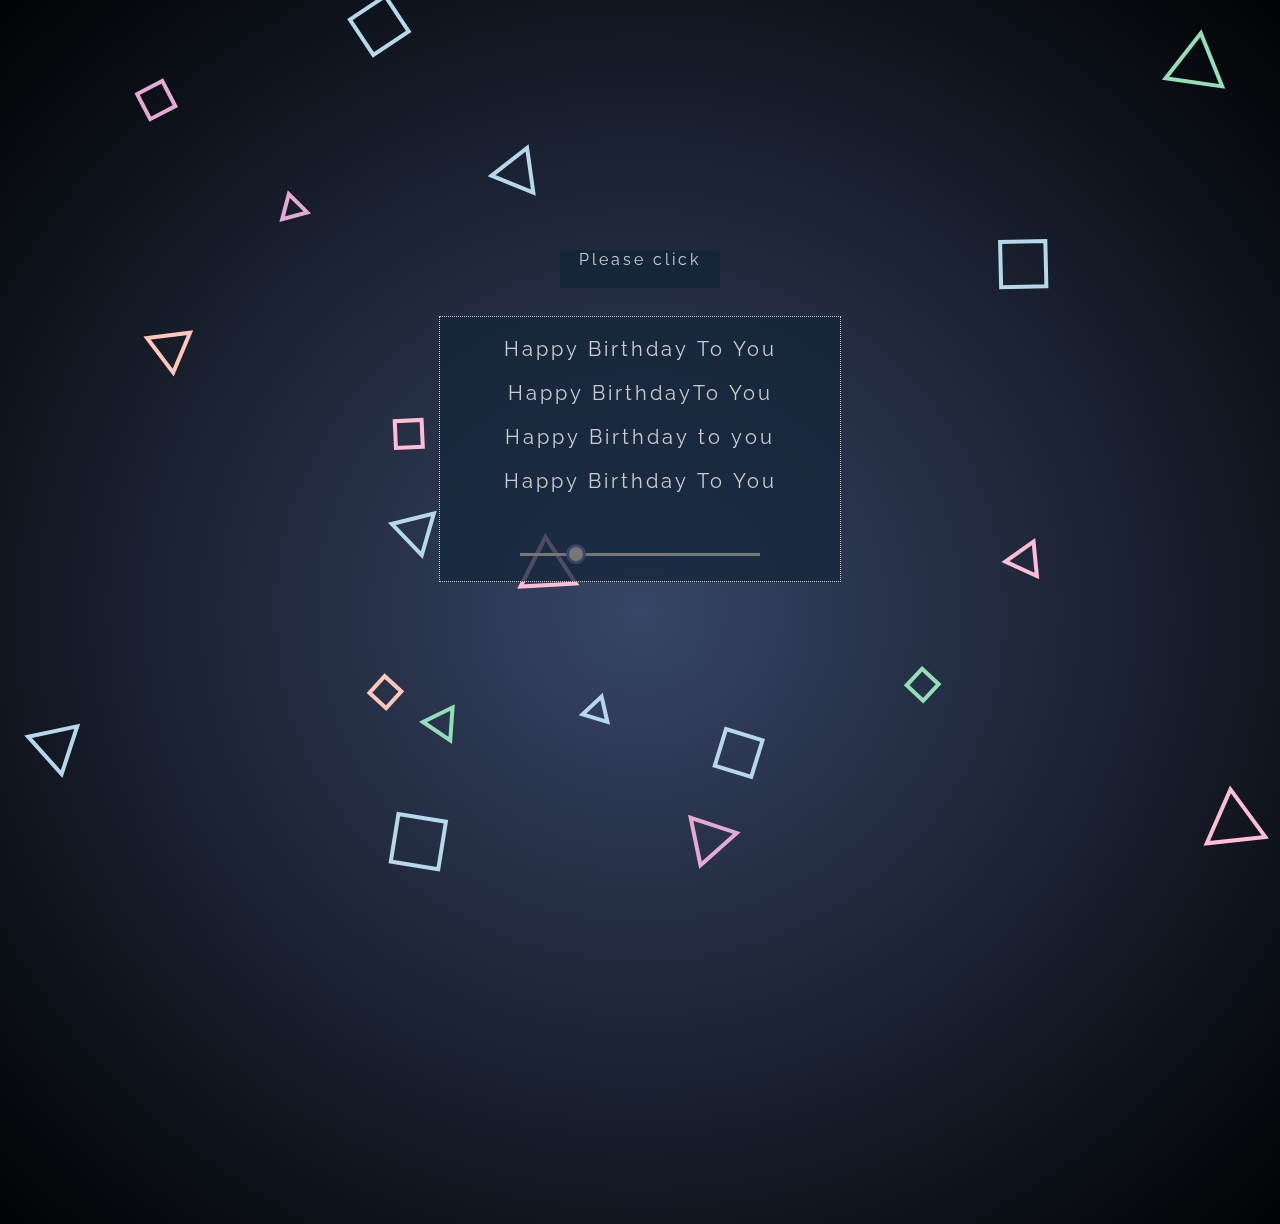
<file: docs/02/birthday.html>
<!DOCTYPE html>
<html>
<head>
	<title></title>
	<style type="text/css">
		
	@import url(https://fonts.googleapis.com/css?family=Raleway:400,500,300,600,700,800);
body {
  height: 100vh;
  background-image: radial-gradient(#374566, #010203);
  color: #ccc;
  font-family: Raleway;
  letter-spacing: 0.15em;
  font-size: 20px;
}
canvas {
  position: absolute;
  z-index: -1;
  top: 0;
}
#wishes {
  width: 20em;
  margin: calc(50vh - 6.7em) auto;
  border: 1px dotted;
  text-align: center;
  background: hsla(210, 50%, 15%, 0.75);
}
span {
  display: inline-block;
}
span.jump {
  animation: jump 0.25s cubic-bezier(0.68, -0.55, 0.265, 1.55) 0s 2 alternate;
}
@keyframes jump {
  to {
    transform: translateY(-0.7em);
  }
}

#pleaseClick {
  position: absolute;
  background: hsla(210, 50%, 15%, 0.75);
  font-size: 80%;
  width: 10em;
  text-align: center;
  left: calc(50vw - 5em);
  top: calc(50vh - 12.5em);
  animation: jump 1s ease-in-out infinite alternate;
}
#pleaseClick span {
  font-size: 200%;
}

.control {
  text-align: center;
}

input[type="range"],
input[type="range"]::-webkit-slider-runnable-track,
input[type="range"]::-webkit-slider-thumb {
  -webkit-appearance: none;
  width: 18em;
}

input[type="range"]::-webkit-slider-thumb {
  background-color: #777;
  width: 20px;
  height: 20px;
  border: 3px solid #374566;
  border-radius: 50%;
  margin-top: -9px;
}

input[type="range"]::-moz-range-thumb {
  background-color: #777;
  width: 15px;
  height: 15px;
  border: 3px solid #333;
  border-radius: 50%;
}

input[type="range"]::-ms-thumb {
  background-color: #777;
  width: 20px;
  height: 20px;
  border: 3px solid #333;
  border-radius: 50%;
}

input[type="range"]::-webkit-slider-runnable-track {
  background-color: #777;
  height: 3px;
}

input[type="range"]:focus::-webkit-slider-runnable-track {
  outline: none;
}

input[type="range"]::-moz-range-track {
  background-color: #777;
  height: 3px;
}

input[type="range"]::-ms-track {
  background-color: #777;
  height: 3px;
}

input[type="range"]::-ms-fill-lower {
  background-color: HotPink;
}

input[type="range"]::-ms-fill-upper {
  background-color: black;
}

	</style>
</head>
<body>


<canvas id="canvas"></canvas>
<div id="pleaseClick">Please click<br><span></span></div>
<div id="wishes">
  <p id="p1"></p>
  <p id="p2"></p>
  <p id="p3"></p>
  <p id="p4"></p>
  <p class="control"><label for="inputSpeed"><!--Speed: --></label><br><input type="range" id="inputSpeed" min="0.1" max="2" step="0.1" value="0.5"></p>
</div>


</body>
<script type="text/javascript">
	const audioCtx = new (window.AudioContext || window.webkitAudioContext)();

const notes = [
  {f:262,d:.5,t:"Hap",p:p1},
  {f:262,d:.5,t:"py&nbsp",p:p1},
  {f:294,d:1,t:"Birth",p:p1},
  {f:262,d:1,t:"day&nbsp",p:p1},
  {f:349,d:1,t:"To&nbsp",p:p1},
  {f:330,d:2,t:"You",p:p1},
  
  {f:262,d:.5,t:"Hap",p:p2},
  {f:262,d:.5,t:"py&nbsp",p:p2},
  {f:294,d:1,t:"Birth",p:p2},
  {f:262,d:1,t:"day",p:p2},
  {f:392,d:1,t:"To&nbsp",p:p2},
  {f:349,d:2,t:"You",p:p2},
  
  {f:262,d:.5,t:"Hap",p:p3},
  {f:262,d:.5,t:"py&nbsp",p:p3},
  {f:523,d:1,t:"Birth",p:p3},
  {f:440,d:1,t:"day&nbsp",p:p3},
  {f:349,d:1,t:"to&nbsp",p:p3},
  {f:330,d:1,t:"yo",p:p3},
  {f:294,d:3,t:"u",p:p3},
  

  
  {f:466,d:.5,t:"Hap",p:p4},
  {f:466,d:.5,t:"py&nbsp",p:p4},
  {f:440,d:1,t:"Birth",p:p4},
  {f:349,d:1,t:"day&nbsp",p:p4},
  {f:392,d:1,t:"To&nbsp",p:p4},
  {f:349,d:2,t:"You",p:p4},
];

//DOM
notes.map((n) => createSpan(n));

function createSpan(n){
  n.sp = document.createElement("span");
  n.sp.innerHTML = n.t;
  n.p.appendChild(n.sp);
}

// SOUND
let speed = inputSpeed.value;
let flag = false;
let sounds = [];

class Sound{
  constructor(freq,dur,i){
    this.stop = true;
    this.frequency = freq;// la frecuencia
    this.waveform = "triangle";// la forma de onda
    this.dur = dur;// la duraci?n en segundos
    this.speed = this.dur*speed;
    this.initialGain = .15;
    this.index = i;
    this.sp = notes[i].sp
  }
  
  cease(){
    this.stop = true;
    this.sp.classList.remove("jump");
    //this.sp.style.animationDuration = `${this.speed}s`;
    if(this.index < sounds.length-1){sounds[this.index+1].play();}
    if(this.index == sounds.length-1){flag = false;}
  }
  
  play(){
   // crea un nuevo oscillator
   this.oscillator = audioCtx.createOscillator();
   // crea un nuevo nodo de ganancia 
   this.gain = audioCtx.createGain();
   // establece el valor inicial del volumen del sonido 
   this.gain.gain.value = this.initialGain;
   // establece el tipo de oscillator  
   this.oscillator.type = this.waveform;
   // y el valor de la frecuencia 
   this.oscillator.frequency.value = this.frequency;
   // el volumen del sonido baja exponencialmente     
   this.gain.gain.exponentialRampToValueAtTime(0.01, audioCtx.currentTime + this.speed);
   // conecta el oscillator con el nodo de ganancia 
   this.oscillator.connect(this.gain);
   // y la ganancia con el dispositivo de destino
   this.gain.connect(audioCtx.destination);
   // inicia el oscillator 
   this.oscillator.start(audioCtx.currentTime);
   this.sp.setAttribute("class", "jump");
   this.stop = false;
   // para el oscillator despu?s de un tiempo (this.speed) 
   this.oscillator.stop(audioCtx.currentTime + this.speed); 
   this.oscillator.onended = ()=> {this.cease();}
  }  
}

for(let i=0; i < notes.length; i++){
  let sound = new Sound(notes[i].f, notes[i].d,i);
  sounds.push(sound);
}


// EVENTS
wishes.addEventListener("click",function(e){
  if(e.target.id != "inputSpeed" && !flag){
  sounds[0].play();
  flag = true;}
  },false);
                        
                        
inputSpeed.addEventListener("input",function(e){
  speed = this.value;
  sounds.map((s) => {
    s.speed = s.dur*speed
  });
},false);

// CANVAS
const canvas = document.getElementById("canvas");
const ctx = canvas.getContext("2d");
let cw = canvas.width = window.innerWidth,
  cx = cw / 2;
let ch = canvas.height = window.innerHeight,
  cy = ch / 2;

let requestId = null;

const colors = ["#93DFB8","#FFC8BA","#E3AAD6","#B5D8EB","#FFBDD8"];

class Particle{
  constructor(){
    this.x = Math.random() * cw;
    this.y = Math.random() * ch;
    this.r = 15 + ~~(Math.random() * 20);//radius of the circumcircle
    this.l = 3 + ~~(Math.random() * 2);//polygon sides
    this.a = 2*Math.PI/this.l;// angle between polygon vertices
    this.rot = Math.random()*Math.PI;// polygon rotation
    this.speed = .05 + Math.random()/2;
    this.rotSpeed = 0.005 + Math.random()*.005;
    this.color = colors[~~(Math.random() * colors.length)];
  }
  update(){
    if(this.y < -this.r){
      this.y = ch + this.r;
      this.x = Math.random() * cw;
    }
    this.y -= this.speed;
  }
  draw(){
    ctx.save();
    ctx.translate(this.x,this.y);
    ctx.rotate(this.rot);
    ctx.beginPath();
    for( let i = 0; i < this.l; i++ ){
		let x = this.r * Math.cos( this.a*i );
		let y = this.r * Math.sin( this.a*i );
		ctx.lineTo(x, y);
    }
    ctx.closePath();
    ctx.lineWidth = 4;
    ctx.strokeStyle = this.color;
    ctx.stroke();
    
    ctx.restore();
  }
  
}

let particles = [];
for(let i = 0; i < 20; i++){
let p = new Particle();
particles.push(p)
}



function Draw() {
requestId = window.requestAnimationFrame(Draw);
//ctx.globalAlpha=0.65;
ctx.clearRect(0,0,cw,ch);
particles.map((p) => {
  p.rot += p.rotSpeed;
  p.update();
  p.draw();
})

}


function Init() {
	if (requestId) {
		window.cancelAnimationFrame(requestId);
		requestId = null;
}


cw = canvas.width = window.innerWidth,cx = cw / 2;
ch = canvas.height = window.innerHeight,cy = ch / 2;

//particles.map((p) => p.update());
Draw();
};

setTimeout(function() {
		Init();
		window.addEventListener('resize', Init, false);
}, 15);


</script>
</html>
</file>
<file: happyfri/static/css/app.css>
a,article,aside,b,body,button,dd,div,dl,dt,footer,h1,h2,h3,h4,h5,header,i,input,li,nav,p,section,select,span,textarea,ul{padding:0;margin:0;list-style:none;font-style:normal;text-decoration:none;border:none;color:#313131;box-sizing:border-box;font-weight:lighter;font-family:Microsoft YaHei;-webkit-tap-highlight-color:transparent}a:focus,article:focus,aside:focus,b:focus,body:focus,button:focus,dd:focus,div:focus,dl:focus,dt:focus,footer:focus,h1:focus,h2:focus,h3:focus,h4:focus,h5:focus,header:focus,i:focus,input:focus,li:focus,nav:focus,p:focus,section:focus,select:focus,span:focus,textarea:focus,ul:focus{outline:none}body,html{height:100%;width:100%}body{background:url(/happyfri/static/img/1-1.jpg) no-repeat;background-size:100% 100%}.clear:after{content:"";display:block;clear:both}.clear{zoom:1}.back_img{background-repeat:no-repeat;background-size:100% 100%}.margin{margin:0 auto}.left{float:left}.right{float:right}.hide{display:none}.show{display:block}
</file>
